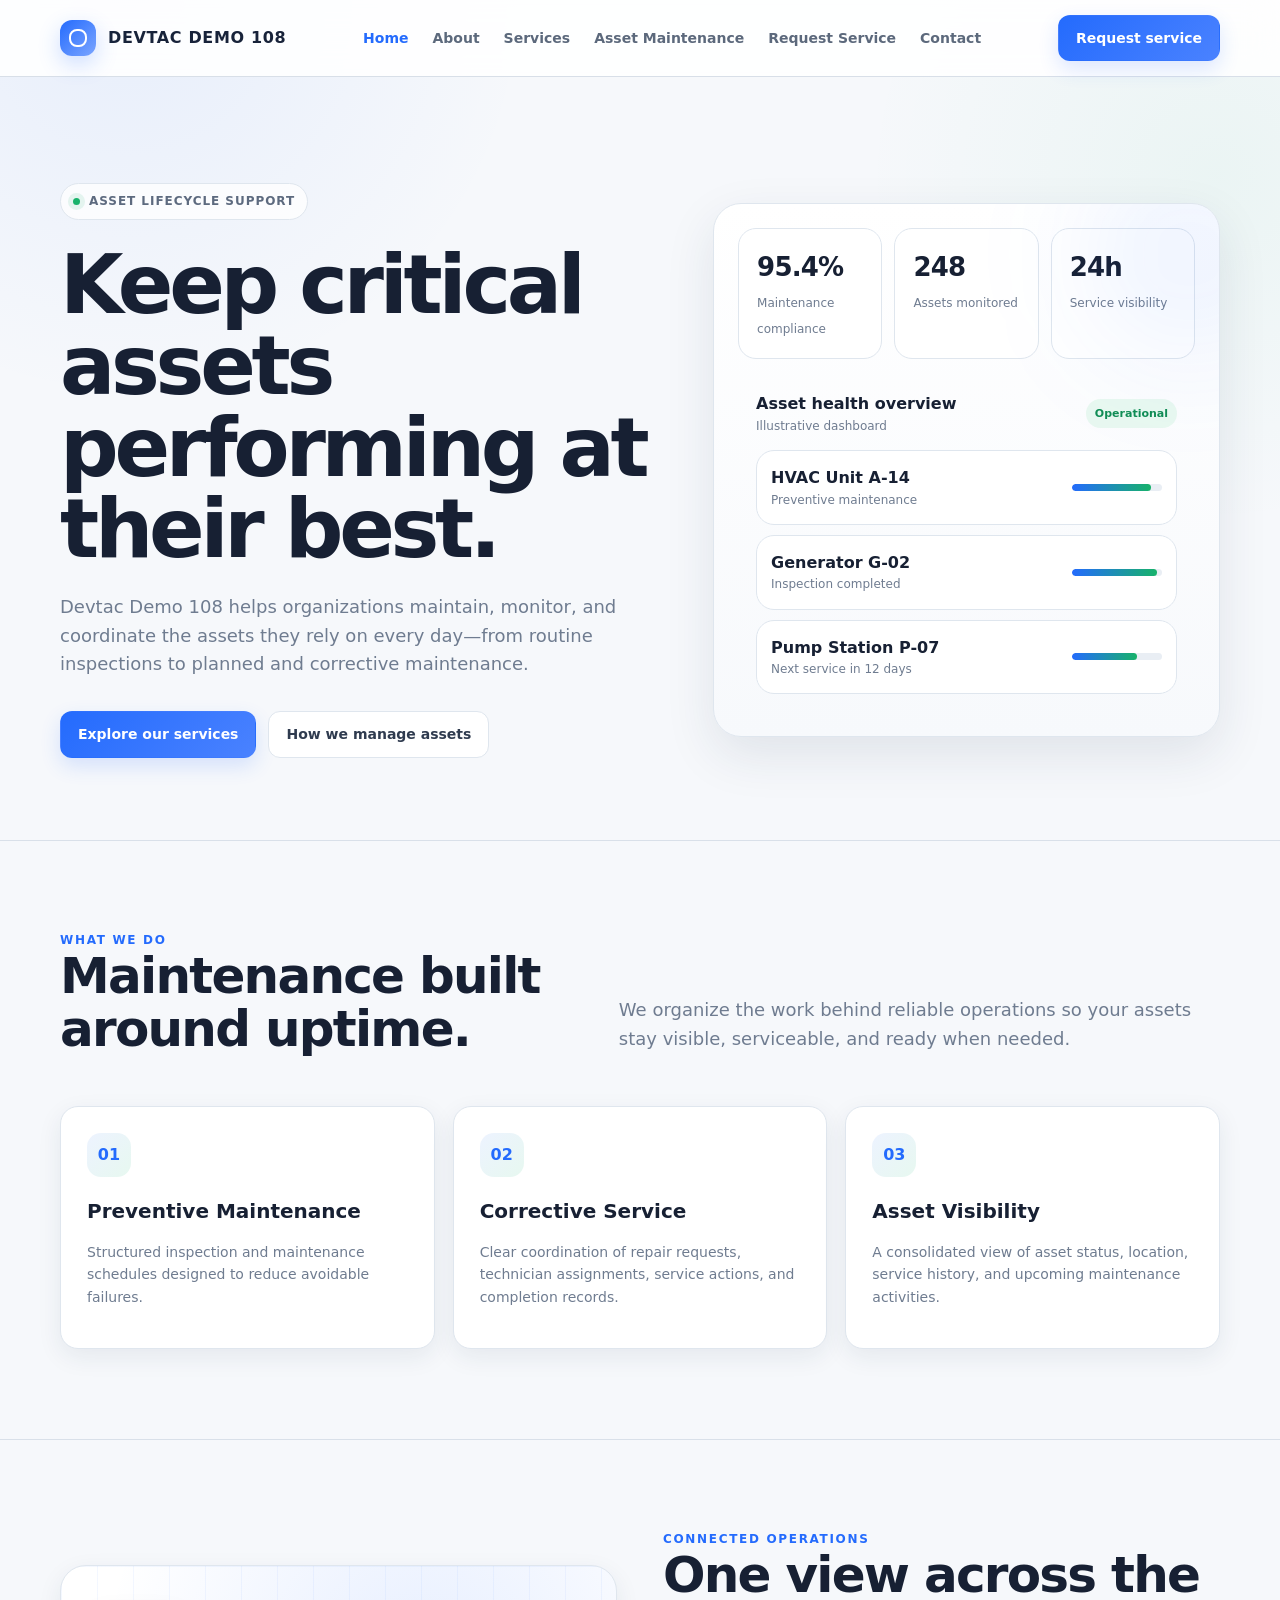
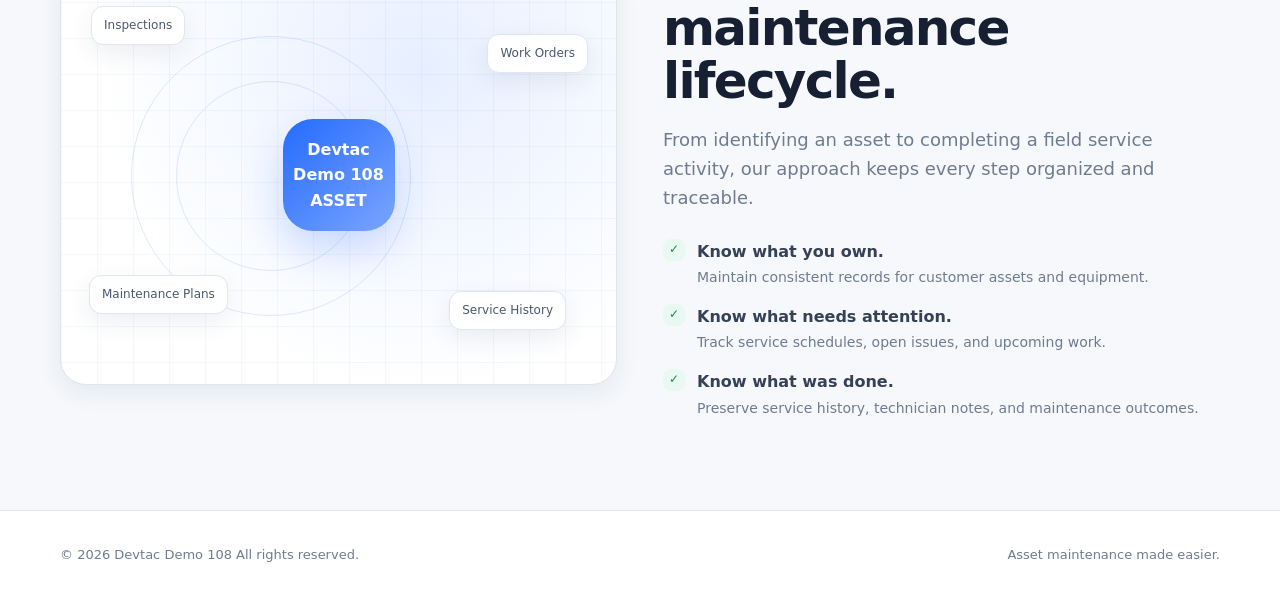
<file: index.html>
<!doctype html>
<html lang="en">
<head>
  <meta charset="utf-8">
  <meta name="viewport" content="width=device-width,initial-scale=1">
  <meta name="description" content="Devtac Demo 108 asset maintenance and lifecycle support solutions.">
  <title>Home | Devtac Demo 108</title>
  <link rel="stylesheet" href="styles.css">
</head>
<body>
<div class="nav-wrap">
  <div class="container nav">
    <a class="brand" href="index.html"><span class="brand-mark"></span>DEVTAC DEMO 108</a>
    <button class="mobile-toggle" aria-label="Toggle navigation">☰</button>
    <div class="nav-links">
      <a href="index.html" class="active">Home</a>
      <a href="about.html">About</a>
      <a href="services.html">Services</a>
      <a href="assets.html">Asset Maintenance</a>
      <a href="request.html">Request Service</a>
      <a href="contact.html">Contact</a>
    </div>
    <a class="nav-cta" href="request.html">Request service</a>
  </div>
</div>
<main>
<section class="hero">
  <div class="container hero-grid">
    <div>
      <div class="eyebrow"><span class="dot"></span> Asset lifecycle support</div>
      <h1>Keep critical assets performing at their best.</h1>
      <p>Devtac Demo 108 helps organizations maintain, monitor, and coordinate the assets they rely on every day—from routine inspections to planned and corrective maintenance.</p>
      <div class="hero-actions">
        <a class="btn btn-primary" href="services.html">Explore our services</a>
        <a class="btn btn-secondary" href="assets.html">How we manage assets</a>
      </div>
    </div>
    <div class="hero-card">
      <div class="dashboard">
        <div class="metric-row">
          <div class="metric"><strong>95.4%</strong><span>Maintenance compliance</span></div>
          <div class="metric"><strong>248</strong><span>Assets monitored</span></div>
          <div class="metric"><strong>24h</strong><span>Service visibility</span></div>
        </div>
        <div class="asset-panel">
          <div class="asset-head">
            <div><strong>Asset health overview</strong><div class="asset-meta">Illustrative dashboard</div></div>
            <span class="status">Operational</span>
          </div>
          <div class="asset-list">
            <div class="asset-item"><div><div class="asset-title">HVAC Unit A-14</div><div class="asset-meta">Preventive maintenance</div></div><div class="progress"><span style="width:88%"></span></div></div>
            <div class="asset-item"><div><div class="asset-title">Generator G-02</div><div class="asset-meta">Inspection completed</div></div><div class="progress"><span style="width:94%"></span></div></div>
            <div class="asset-item"><div><div class="asset-title">Pump Station P-07</div><div class="asset-meta">Next service in 12 days</div></div><div class="progress"><span style="width:72%"></span></div></div>
          </div>
        </div>
      </div>
    </div>
  </div>
</section>

<section class="section">
  <div class="container">
    <div class="section-head">
      <div><div class="kicker">What we do</div><h2>Maintenance built around uptime.</h2></div>
      <p class="section-lead">We organize the work behind reliable operations so your assets stay visible, serviceable, and ready when needed.</p>
    </div>
    <div class="cards">
      <div class="service-card"><div class="icon">01</div><h3>Preventive Maintenance</h3><p class="card-text">Structured inspection and maintenance schedules designed to reduce avoidable failures.</p></div>
      <div class="service-card"><div class="icon">02</div><h3>Corrective Service</h3><p class="card-text">Clear coordination of repair requests, technician assignments, service actions, and completion records.</p></div>
      <div class="service-card"><div class="icon">03</div><h3>Asset Visibility</h3><p class="card-text">A consolidated view of asset status, location, service history, and upcoming maintenance activities.</p></div>
    </div>
  </div>
</section>

<section class="section">
  <div class="container split">
    <div class="visual">
      <div class="orbit a"></div><div class="orbit b"></div>
      <div class="core">Devtac Demo 108<br>ASSET</div>
      <div class="node n1">Inspections</div><div class="node n2">Work Orders</div><div class="node n3">Service History</div><div class="node n4">Maintenance Plans</div>
    </div>
    <div>
      <div class="kicker">Connected operations</div>
      <h2>One view across the maintenance lifecycle.</h2>
      <p class="section-lead">From identifying an asset to completing a field service activity, our approach keeps every step organized and traceable.</p>
      <div class="list">
        <div class="list-item"><span class="check">✓</span><div><strong>Know what you own.</strong><br><span class="card-text">Maintain consistent records for customer assets and equipment.</span></div></div>
        <div class="list-item"><span class="check">✓</span><div><strong>Know what needs attention.</strong><br><span class="card-text">Track service schedules, open issues, and upcoming work.</span></div></div>
        <div class="list-item"><span class="check">✓</span><div><strong>Know what was done.</strong><br><span class="card-text">Preserve service history, technician notes, and maintenance outcomes.</span></div></div>
      </div>
    </div>
  </div>
</section>
</main>


<footer>
  <div class="container footer-row">
    <div>© 2026 Devtac Demo 108 All rights reserved.</div>
    <div>Asset maintenance made easier.</div>
  </div>
</footer>
<script src="script.js"></script>

</body>
</html>
</file>
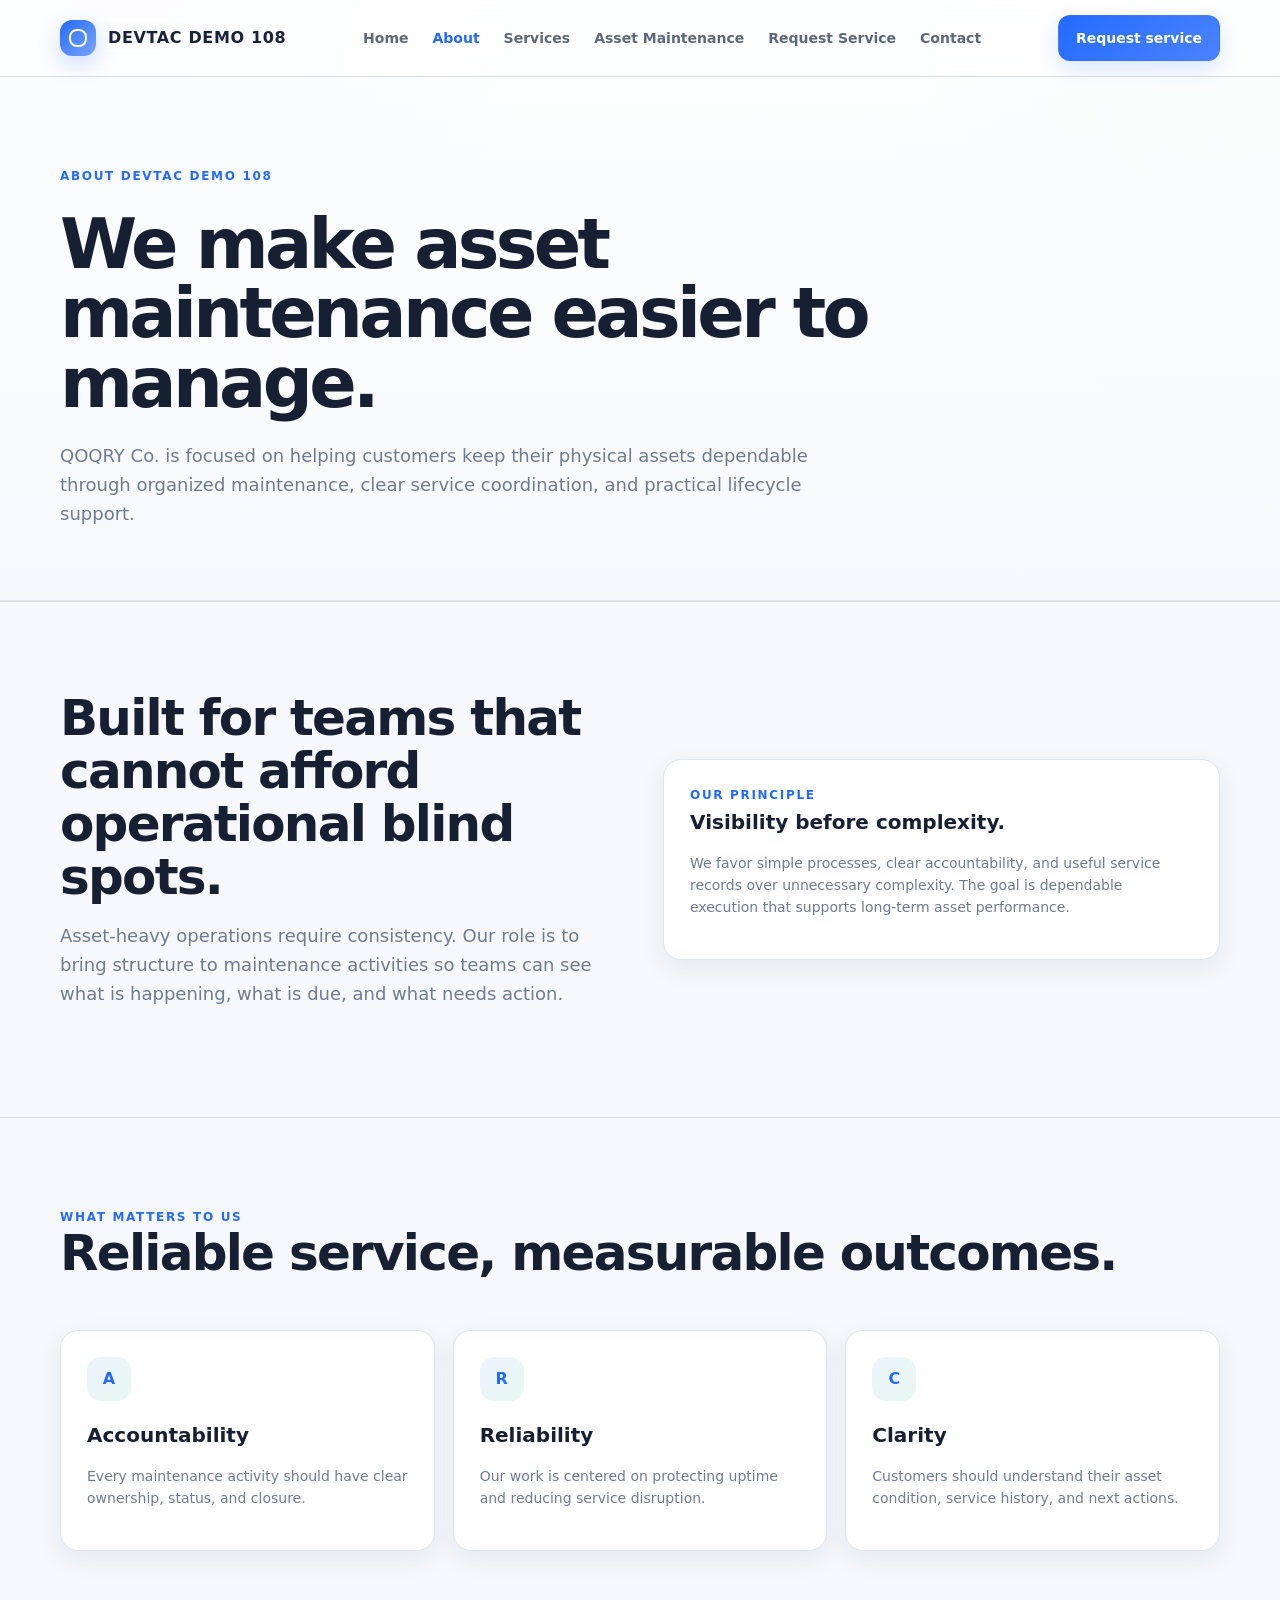
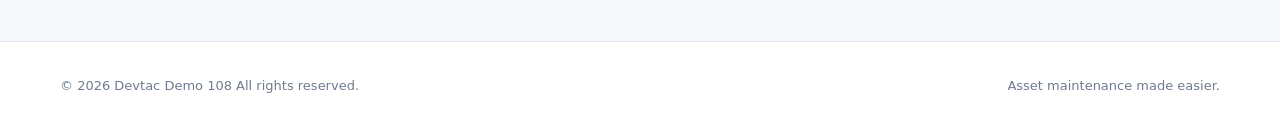
<file: about.html>
<!doctype html>
<html lang="en">
<head>
  <meta charset="utf-8">
  <meta name="viewport" content="width=device-width,initial-scale=1">
  <meta name="description" content="QOQRY Co. asset maintenance and lifecycle support solutions.">
  <title>About | Devtac Demo 108</title>
  <link rel="stylesheet" href="styles.css">
</head>
<body>

<section>
  <div class="nav-wrap">
    <div class="container nav">
      <a class="brand" href="index.html"><span class="brand-mark"></span>DEVTAC DEMO 108</a>
      <button class="mobile-toggle" aria-label="Toggle navigation">☰</button>
      <div class="nav-links">
        <a href="index.html" >Home</a>
        <a href="about.html" class="active">About</a>
        <a href="services.html">Services</a>
        <a href="assets.html">Asset Maintenance</a>
        <a href="request.html">Request Service</a>
        <a href="contact.html">Contact</a>
      </div>
      <a class="nav-cta" href="request.html">Request service</a>
    </div>
  </div>
</section>



<main>
<section class="page-hero"><div class="container"><div class="kicker">About Devtac Demo 108</div><h1>We make asset maintenance easier to manage.</h1><p>QOQRY Co. is focused on helping customers keep their physical assets dependable through organized maintenance, clear service coordination, and practical lifecycle support.</p></div></section>
<section class="section"><div class="container split">
  <div><h2>Built for teams that cannot afford operational blind spots.</h2><p class="section-lead">Asset-heavy operations require consistency. Our role is to bring structure to maintenance activities so teams can see what is happening, what is due, and what needs action.</p></div>
  <div class="info-card"><div class="kicker">Our principle</div><h3>Visibility before complexity.</h3><p class="card-text">We favor simple processes, clear accountability, and useful service records over unnecessary complexity. The goal is dependable execution that supports long-term asset performance.</p></div>
</div></section>
<section class="section"><div class="container"><div class="section-head"><div><div class="kicker">What matters to us</div><h2>Reliable service, measurable outcomes.</h2></div></div>
<div class="cards">
  <div class="info-card"><div class="icon">A</div><h3>Accountability</h3><p class="card-text">Every maintenance activity should have clear ownership, status, and closure.</p></div>
  <div class="info-card"><div class="icon">R</div><h3>Reliability</h3><p class="card-text">Our work is centered on protecting uptime and reducing service disruption.</p></div>
  <div class="info-card"><div class="icon">C</div><h3>Clarity</h3><p class="card-text">Customers should understand their asset condition, service history, and next actions.</p></div>
</div></div></section>
</main>


<footer>
  <div class="container footer-row">
    <div>© 2026 Devtac Demo 108 All rights reserved.</div>
    <div>Asset maintenance made easier.</div>
  </div>
</footer>
<script src="script.js"></script>

</body>
</html>
</file>
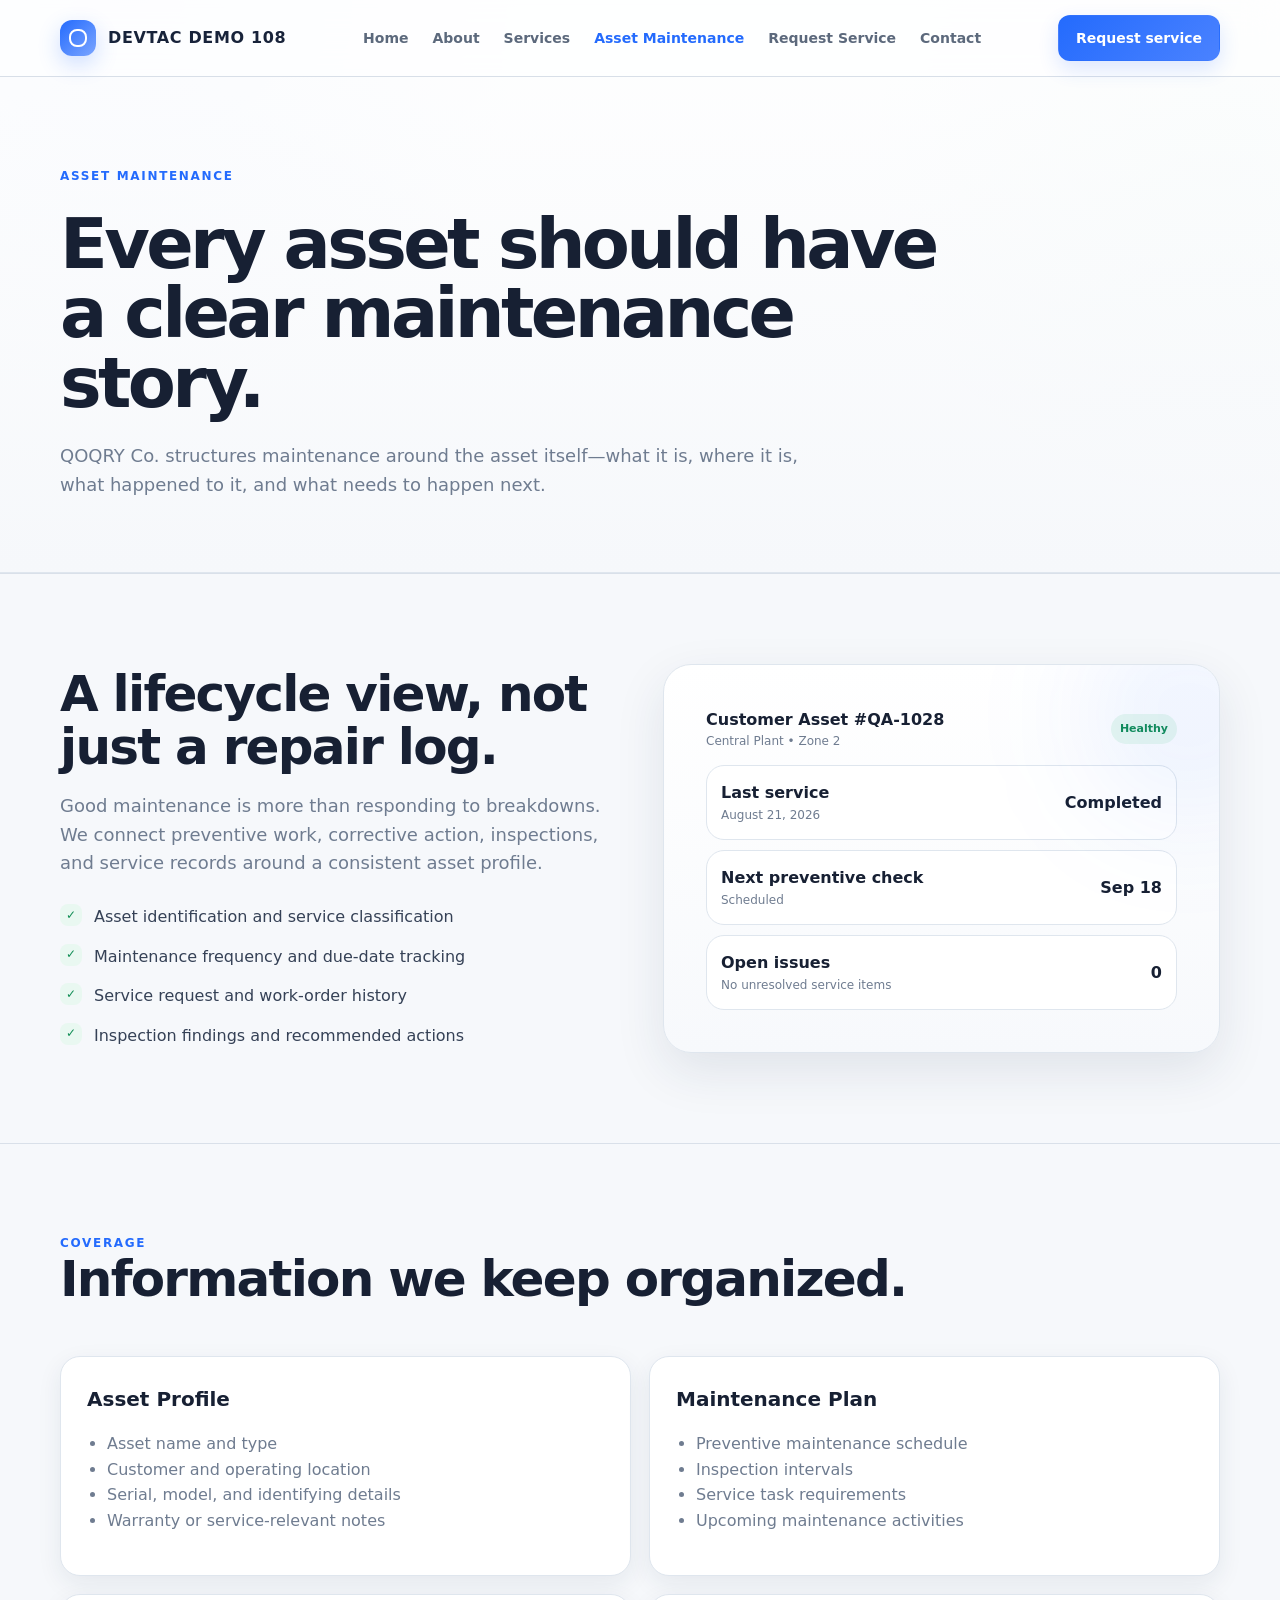
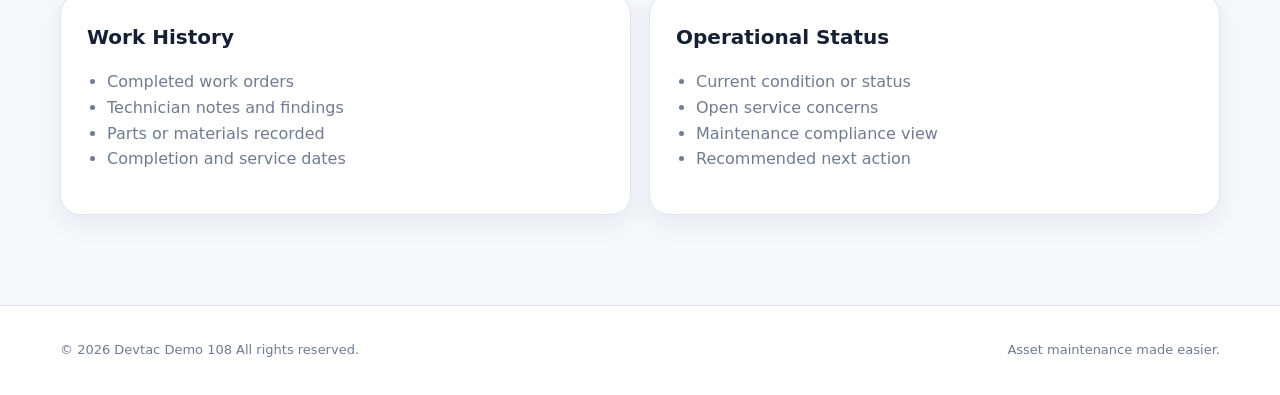
<file: assets.html>
<!doctype html>
<html lang="en">
<head>
  <meta charset="utf-8">
  <meta name="viewport" content="width=device-width,initial-scale=1">
  <meta name="description" content="QOQRY Co. asset maintenance and lifecycle support solutions.">
  <title>Asset Maintenance | Devtac Demo 108</title>
  <link rel="stylesheet" href="styles.css">
</head>
<body>

<section>
  <div class="nav-wrap">
    <div class="container nav">
      <a class="brand" href="index.html"><span class="brand-mark"></span>DEVTAC DEMO 108</a>
      <button class="mobile-toggle" aria-label="Toggle navigation">☰</button>
      <div class="nav-links">
        <a href="index.html" >Home</a>
        <a href="about.html">About</a>
        <a href="services.html" >Services</a>
        <a href="assets.html"  class="active">Asset Maintenance</a>
        <a href="request.html">Request Service</a>
        <a href="contact.html">Contact</a>
      </div>
      <a class="nav-cta" href="request.html">Request service</a>
    </div>
  </div>
</section>



<main>
<section class="page-hero"><div class="container"><div class="kicker">Asset Maintenance</div><h1>Every asset should have a clear maintenance story.</h1><p>QOQRY Co. structures maintenance around the asset itself—what it is, where it is, what happened to it, and what needs to happen next.</p></div></section>
<section class="section"><div class="container split">
  <div><h2>A lifecycle view, not just a repair log.</h2><p class="section-lead">Good maintenance is more than responding to breakdowns. We connect preventive work, corrective action, inspections, and service records around a consistent asset profile.</p>
  <div class="list">
    <div class="list-item"><span class="check">✓</span><div>Asset identification and service classification</div></div>
    <div class="list-item"><span class="check">✓</span><div>Maintenance frequency and due-date tracking</div></div>
    <div class="list-item"><span class="check">✓</span><div>Service request and work-order history</div></div>
    <div class="list-item"><span class="check">✓</span><div>Inspection findings and recommended actions</div></div>
  </div></div>
  <div class="hero-card"><div class="asset-panel"><div class="asset-head"><div><strong>Customer Asset #QA-1028</strong><div class="asset-meta">Central Plant • Zone 2</div></div><span class="status">Healthy</span></div>
  <div class="asset-list">
    <div class="asset-item"><div><div class="asset-title">Last service</div><div class="asset-meta">August 21, 2026</div></div><strong>Completed</strong></div>
    <div class="asset-item"><div><div class="asset-title">Next preventive check</div><div class="asset-meta">Scheduled</div></div><strong>Sep 18</strong></div>
    <div class="asset-item"><div><div class="asset-title">Open issues</div><div class="asset-meta">No unresolved service items</div></div><strong>0</strong></div>
  </div></div></div>
</div></section>
<section class="section"><div class="container"><div class="section-head"><div><div class="kicker">Coverage</div><h2>Information we keep organized.</h2></div></div>
<div class="asset-grid">
  <div class="asset-scope"><h3>Asset Profile</h3><ul><li>Asset name and type</li><li>Customer and operating location</li><li>Serial, model, and identifying details</li><li>Warranty or service-relevant notes</li></ul></div>
  <div class="asset-scope"><h3>Maintenance Plan</h3><ul><li>Preventive maintenance schedule</li><li>Inspection intervals</li><li>Service task requirements</li><li>Upcoming maintenance activities</li></ul></div>
  <div class="asset-scope"><h3>Work History</h3><ul><li>Completed work orders</li><li>Technician notes and findings</li><li>Parts or materials recorded</li><li>Completion and service dates</li></ul></div>
  <div class="asset-scope"><h3>Operational Status</h3><ul><li>Current condition or status</li><li>Open service concerns</li><li>Maintenance compliance view</li><li>Recommended next action</li></ul></div>
</div></div></section>
</main>


<footer>
  <div class="container footer-row">
    <div>© 2026 Devtac Demo 108 All rights reserved.</div>
    <div>Asset maintenance made easier.</div>
  </div>
</footer>
<script src="script.js"></script>

</body>
</html>
</file>
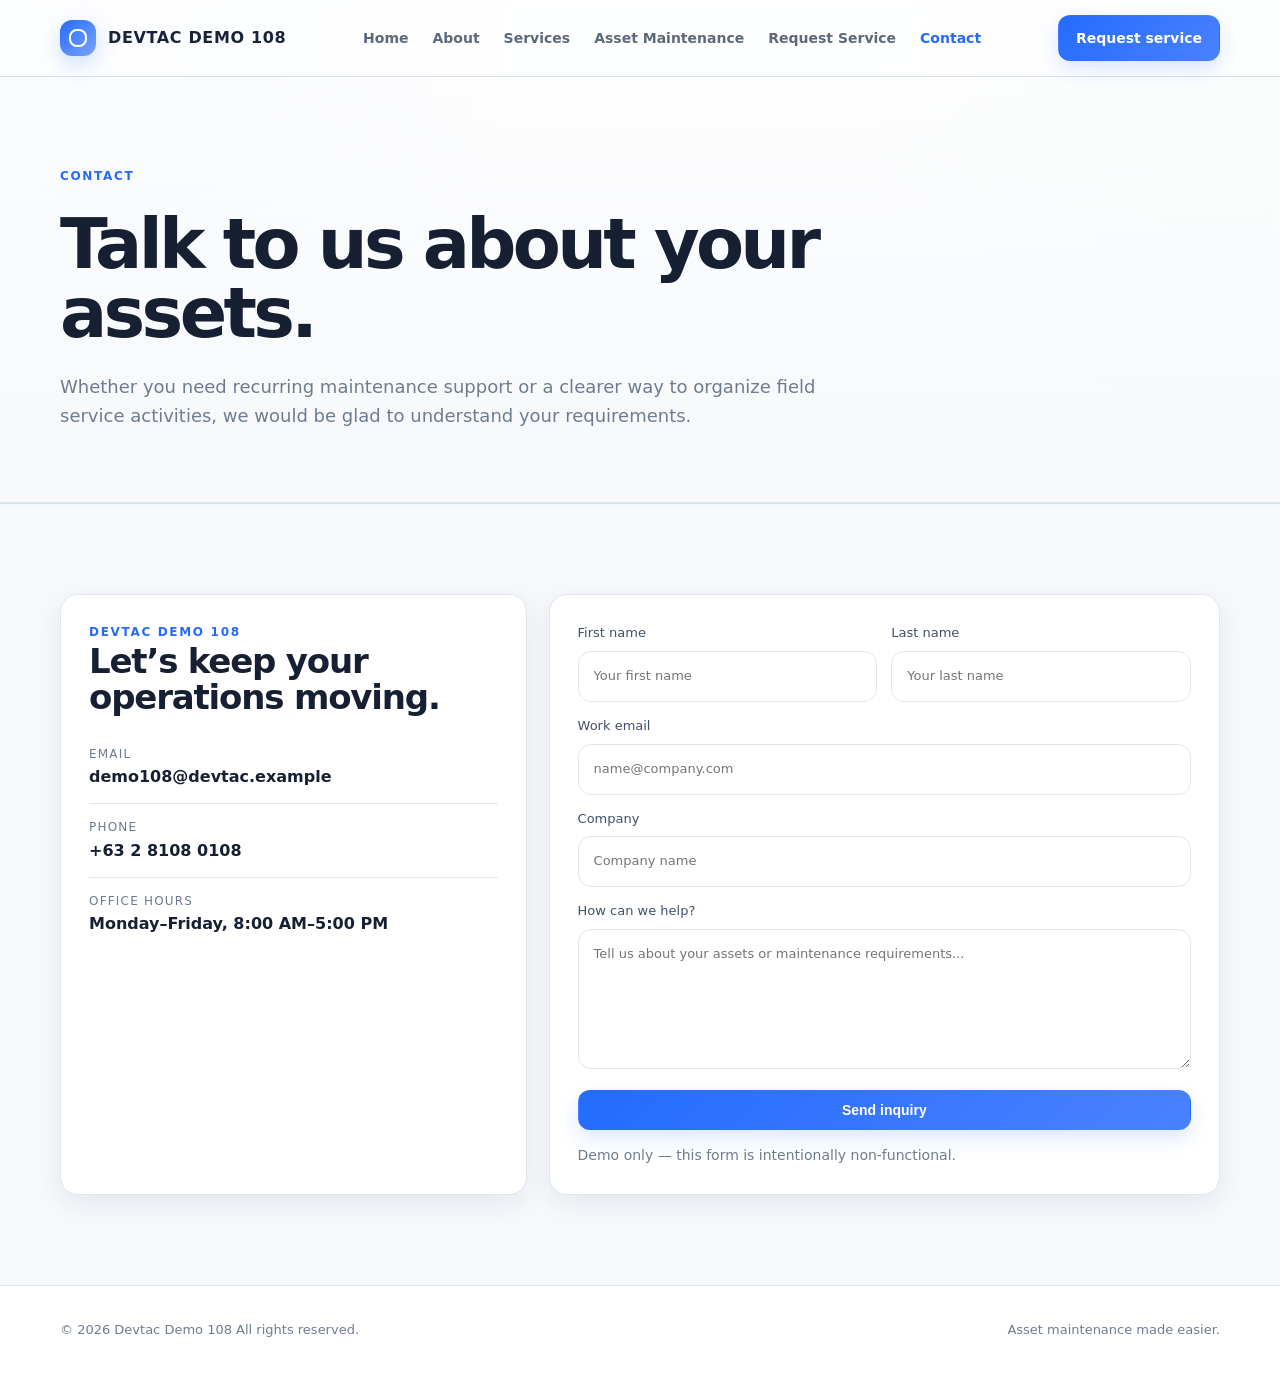
<file: contact.html>
<!doctype html>
<html lang="en">
<head>
  <meta charset="utf-8">
  <meta name="viewport" content="width=device-width,initial-scale=1">
  <meta name="description" content="Devtac Demo 108 asset maintenance and lifecycle support solutions.">
  <title>Contact | Devtac Demo 108</title>
  <link rel="stylesheet" href="styles.css">
</head>
<body>

<div class="nav-wrap">
  <div class="container nav">
    <a class="brand" href="index.html"><span class="brand-mark"></span>DEVTAC DEMO 108</a>
    <button class="mobile-toggle" aria-label="Toggle navigation">☰</button>
    <div class="nav-links">
      <a href="index.html">Home</a>
      <a href="about.html">About</a>
      <a href="services.html">Services</a>
      <a href="assets.html">Asset Maintenance</a>
      <a href="request.html">Request Service</a>
      <a href="contact.html" class="active">Contact</a>
    </div>
    <a class="nav-cta" href="request.html">Request service</a>
  </div>
</div>


<main>
<section class="page-hero"><div class="container"><div class="kicker">Contact</div><h1>Talk to us about your assets.</h1><p>Whether you need recurring maintenance support or a clearer way to organize field service activities, we would be glad to understand your requirements.</p></div></section>
<section class="section"><div class="container contact-grid">
  <div class="contact-card">
    <div class="kicker">Devtac Demo 108</div><h2 style="font-size:34px">Let’s keep your operations moving.</h2>
    <div class="contact-item"><div class="contact-label">Email</div><strong>demo108@devtac.example</strong></div>
    <div class="contact-item"><div class="contact-label">Phone</div><strong>+63 2 8108 0108</strong></div>
    <div class="contact-item"><div class="contact-label">Office Hours</div><strong>Monday–Friday, 8:00 AM–5:00 PM</strong></div>
  </div>
  <div class="contact-card">
    <form onsubmit="return false;">
      <div class="form-grid">
        <label>First name<input type="text" placeholder="Your first name"></label>
        <label>Last name<input type="text" placeholder="Your last name"></label>
      </div>
      <label>Work email<input type="email" placeholder="name@company.com"></label>
      <label>Company<input type="text" placeholder="Company name"></label>
      <label>How can we help?<textarea placeholder="Tell us about your assets or maintenance requirements..."></textarea></label>
      <button class="btn btn-primary" type="submit">Send inquiry</button>
      <div class="card-text">Demo only — this form is intentionally non-functional.</div>
    </form>
  </div>
</div></section>
</main>


<footer>
  <div class="container footer-row">
    <div>© 2026 Devtac Demo 108 All rights reserved.</div>
    <div>Asset maintenance made easier.</div>
  </div>
</footer>
<script src="script.js"></script>

</body>
</html>
</file>
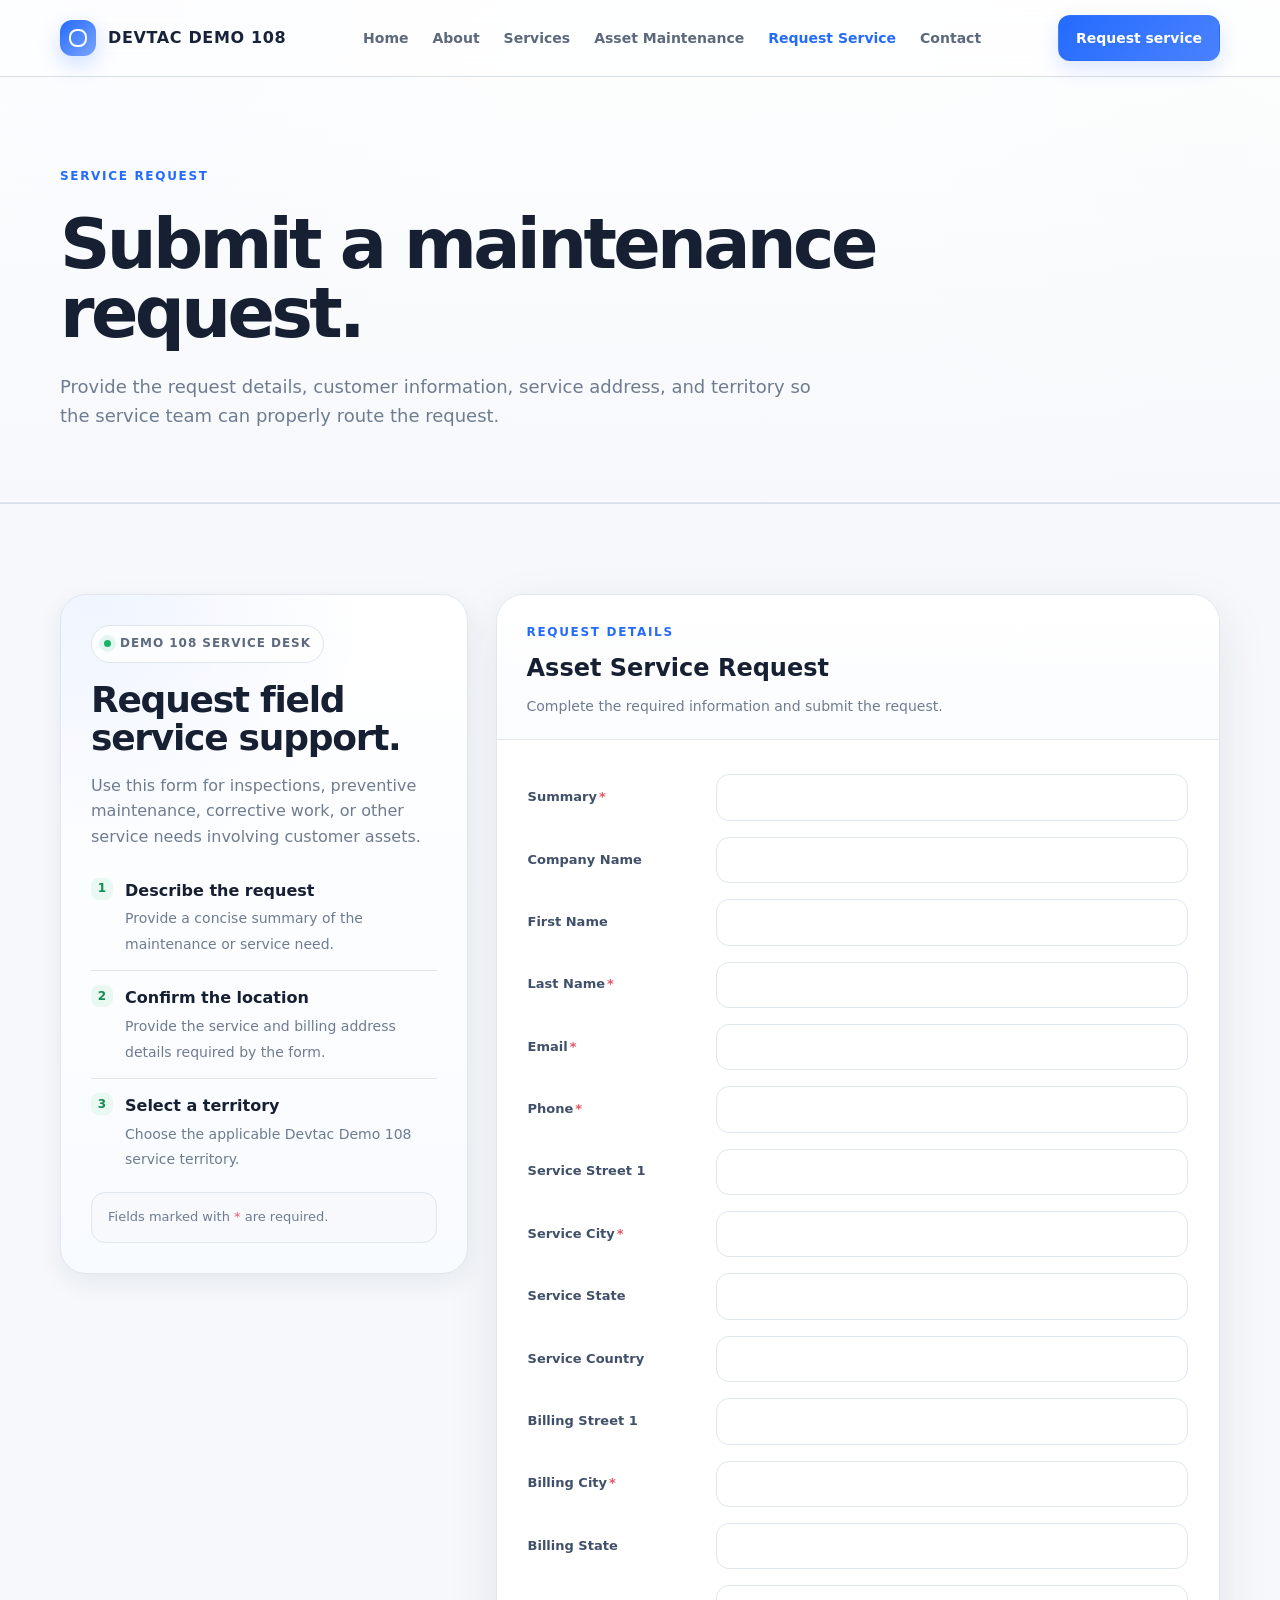
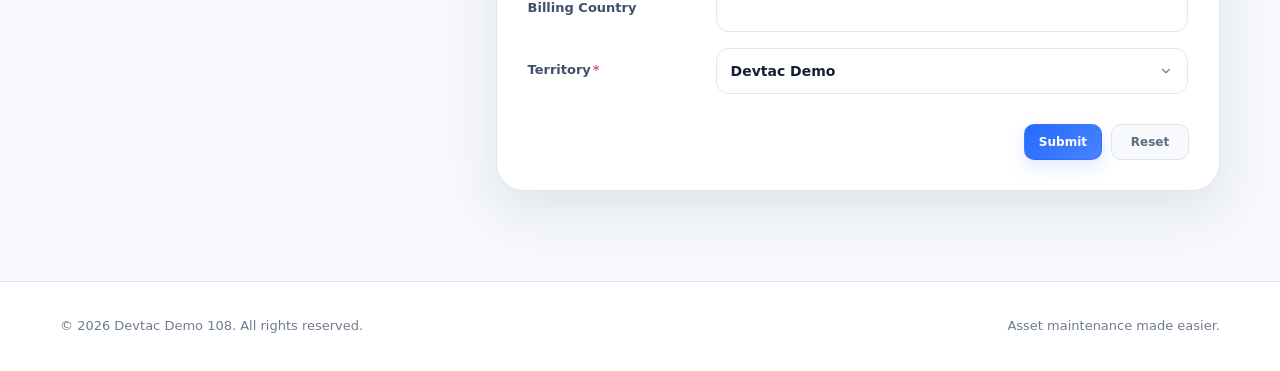
<file: request.html>
<!doctype html>
<html lang="en">
<head>
  <meta charset="utf-8">
  <meta name="viewport" content="width=device-width,initial-scale=1">
  <meta name="description" content="Submit an asset service request to Devtac Demo 108.">
  <title>Request Service | Devtac Demo 108</title>
  <link rel="stylesheet" href="styles.css">
</head>
<body>

<div class="nav-wrap">
  <div class="container nav">
    <a class="brand" href="index.html"><span class="brand-mark"></span>DEVTAC DEMO 108</a>
    <button class="mobile-toggle" aria-label="Toggle navigation">☰</button>
    <div class="nav-links">
      <a href="index.html">Home</a>
      <a href="about.html">About</a>
      <a href="services.html">Services</a>
      <a href="assets.html">Asset Maintenance</a>
      <a href="request.html" class="active">Request Service</a>
      <a href="contact.html">Contact</a>
    </div>
    <a class="nav-cta" href="request.html">Request service</a>
  </div>
</div>


<main>
<section class="page-hero">
  <div class="container">
    <div class="kicker">Service Request</div>
    <h1>Submit a maintenance request.</h1>
    <p>Provide the request details, customer information, service address, and territory so the service team can properly route the request.</p>
  </div>
</section>

<section class="section">
  <div class="container request-shell">
    <aside class="request-aside">
      <div class="eyebrow"><span class="dot"></span> Demo 108 service desk</div>
      <h2>Request field service support.</h2>
      <p class="section-lead" style="font-size:16px;">Use this form for inspections, preventive maintenance, corrective work, or other service needs involving customer assets.</p>

      <div class="request-notes">
        <div class="request-note"><span class="check">1</span><div><strong>Describe the request</strong><span class="card-text">Provide a concise summary of the maintenance or service need.</span></div></div>
        <div class="request-note"><span class="check">2</span><div><strong>Confirm the location</strong><span class="card-text">Provide the service and billing address details required by the form.</span></div></div>
        <div class="request-note"><span class="check">3</span><div><strong>Select a territory</strong><span class="card-text">Choose the applicable Devtac Demo 108 service territory.</span></div></div>
      </div>

      <div class="request-context">
        Fields marked with <span class="request-required">*</span> are required.
      </div>
    </aside>

    <section class="request-form-card">
      <div class="request-form-head">
        <div class="kicker">Request details</div>
        <h3>Asset Service Request</h3>
        <p>Complete the required information and submit the request.</p>
      </div>

      <!-- Embedded Zoho FSM webform -->
      <div id='fsmWebForm' class='fsm-webform-body'>
 <meta name='viewport' content='width=device-width, initial-scale=1.0'>
 <META HTTP-EQUIV ='content-type' CONTENT='text/html;charset=UTF-8'>
 <form name='FsmRequestForm' id = 'FsmRequestForm' accept-charset='UTF-8' enctype="multipart/form-data">
 <table><tr>
<td><div class='fsm_wf_lbl'><label for='Summary'>Summary<span style='color:red;'>*</span></label></div></td>
<td><div class='fsm_wf_inp'><input type='text' id = 'Summary' name = 'Summary' required= true ></input></div></td>
</tr> 
<tr>
<td><div class='fsm_wf_lbl'><label for='Company_Name'>Company Name</label></div></td>
<td><div class='fsm_wf_inp'><input type='text' id = 'Company_Name' name = 'Company_Name' ></input></div></td>
</tr> 
<tr>
<td><div class='fsm_wf_lbl'><label for='Contact_Firstname'>First Name</label></div></td>
<td><div class='fsm_wf_inp'><input type='text' id = 'Contact_Firstname' name = 'Contact_Firstname' ></input></div></td>
</tr> 
<tr>
<td><div class='fsm_wf_lbl'><label for='Contact_Lastname'>Last Name<span style='color:red;'>*</span></label></div></td>
<td><div class='fsm_wf_inp'><input type='text' id = 'Contact_Lastname' name = 'Contact_Lastname' required= true ></input></div></td>
</tr> 
<tr>
<td><div class='fsm_wf_lbl'><label for='Email'>Email<span style='color:red;'>*</span></label></div></td>
<td><div class='fsm_wf_inp'><input type='text' id = 'Email' name = 'Email' required= true ftype='email'></input></div></td>
</tr> 
<tr>
<td><div class='fsm_wf_lbl'><label for='Phone'>Phone<span style='color:red;'>*</span></label></div></td>
<td><div class='fsm_wf_inp'><input type='text' id = 'Phone' name = 'Phone' required= true ></input></div></td>
</tr> 
<tr>
<td><div class='fsm_wf_lbl'><label for='Service_Street_1'>Service Street 1</label></div></td>
<td><div class='fsm_wf_inp'><input type='text' id = 'Service_Street_1' name = 'Service_Street_1' ></input></div></td>
</tr> 
<tr>
<td><div class='fsm_wf_lbl'><label for='Service_City'>Service City<span style='color:red;'>*</span></label></div></td>
<td><div class='fsm_wf_inp'><input type='text' id = 'Service_City' name = 'Service_City' required= true ></input></div></td>
</tr> 
<tr>
<td><div class='fsm_wf_lbl'><label for='Service_State'>Service State</label></div></td>
<td><div class='fsm_wf_inp'><input type='text' id = 'Service_State' name = 'Service_State' ></input></div></td>
</tr> 
<tr>
<td><div class='fsm_wf_lbl'><label for='Service_Country'>Service Country</label></div></td>
<td><div class='fsm_wf_inp'><input type='text' id = 'Service_Country' name = 'Service_Country' ></input></div></td>
</tr> 
<tr>
<td><div class='fsm_wf_lbl'><label for='Billing_Street_1'>Billing Street 1</label></div></td>
<td><div class='fsm_wf_inp'><input type='text' id = 'Billing_Street_1' name = 'Billing_Street_1' ></input></div></td>
</tr> 
<tr>
<td><div class='fsm_wf_lbl'><label for='Billing_City'>Billing City<span style='color:red;'>*</span></label></div></td>
<td><div class='fsm_wf_inp'><input type='text' id = 'Billing_City' name = 'Billing_City' required= true ></input></div></td>
</tr> 
<tr>
<td><div class='fsm_wf_lbl'><label for='Billing_State'>Billing State</label></div></td>
<td><div class='fsm_wf_inp'><input type='text' id = 'Billing_State' name = 'Billing_State' ></input></div></td>
</tr> 
<tr>
<td><div class='fsm_wf_lbl'><label for='Billing_Country'>Billing Country</label></div></td>
<td><div class='fsm_wf_inp'><input type='text' id = 'Billing_Country' name = 'Billing_Country' ></input></div></td>
</tr> 
<tr>
<td><div class='fsm_wf_lbl'><label for='Territory'>Territory<span style='color:red;'>*</span></label></div></td>
<td><div class='fsm_wf_inp'><select id = Territory name= Territory style='font-size:12'>
<option value='26219000000337025'>Devtac Demo</option>
<option value='26219000000399062'>ADT 101</option>
<option value='26219000000430358'>Leyte Territory</option>
<option value='26219000000437240'>Metro Manila</option>
<option value='26219000000606024'>South Luzon</option>
</select>
</table>
<input style='display:none' type='text' id = 'fsmUniqueKey' value='' name = 'fsmUniqueKey'></input><div class = 'fsm_wf_btns'>
 <input class = 'fsm_wf_btn' type = 'submit' text = 'Submit' name = 'Submit' value = 'Submit' style = 'background-color:#089949; color:#FFFFFF'> </input>
 <input class = 'fsm_wf_btn' type = 'button' text = 'Reset' name = 'Reset' value = 'Reset' style = 'background-color:#f9fafa; color:#55617A' onclick='onResetFsmWebform()'> </input>
 </div>
 </form>
 </div>
    </section>
  </div>
</section>
</main>

<footer>
  <div class="container footer-row">
    <div>© 2026 Devtac Demo 108. All rights reserved.</div>
    <div>Asset maintenance made easier.</div>
  </div>
</footer>
<script src="script.js"></script>

<Script>
document.getElementById("fsmWebForm").addEventListener("submit", function(event) {
    event.preventDefault(); // Prevent the default form submission
    const formData = new FormData(event.target);
    var form = document.getElementById('FsmRequestForm');
    var inputEles = form.getElementsByTagName("input");
    for(let i=0;i<inputEles.length;i++){
        var ele = inputEles[i];
        if(ele.required && ele.value.trim() == '' && ele.labels[0]){
            alert('Enter a valid '+ele.labels[0].textContent.slice(0, -1));
            return;
        }
    }
    var selectEles = form.getElementsByTagName("select");
    for(let i=0;i<selectEles.length;i++){
        var ele = selectEles[i];
		   if(ele.value == '-None-'){
            if(ele.required && ele.labels[0]){
                 alert('Enter a valid '+ele.labels[0].textContent.slice(0, -1));
                 return;
            }
            else{
                formData.set(ele.id,'')
            }
         }
    }
    var multiSelectEles = form.querySelectorAll("select[multiple]");
    for(let i=0;i<multiSelectEles.length;i++){
    	 var ele = selectEles[i];
    	 var value = Array.from(ele.selectedOptions).map(option => option.value).join(";");
    	 formData.delete(ele.name);
    	 formData.set(ele.name,value);
    }
    var emailFld = form.querySelectorAll('[ftype=email]');
    for (let i = 0; i < emailFld.length; i++)
    {
        var emailVal = emailFld[i].value;
        if((emailVal=='')||(emailVal==null)){
           continue;
        }
        const emailRegex = /^[^\s@]+@[^\s@]+\.[^\s@]+$/;
        if(!emailRegex.test(emailVal)){
           alert('Enter a valid mail Address');
           return false;
        }
    }
	   formData.set('timeZoneOffset',new Date().getTimezoneOffset());
	   if(window && window.location && window.location.href){
      formData.set('locationUrl',window.location.href);
    }
	   form.getElementsByClassName("fsm_wf_btn").Submit.disabled=true; 
    fetch('https://fsm.zoho.com/fsm/v1/webforms/submit?fsmdigest=zkms115172000000027323eb952ede1465ff4fc793242fc307192c5c9d04950e6a8d31b1eb033e5dd6ba5c491feafcb4b61a20546b245b85e8ebfab6618b33825e24d8e3c8cdab82edadc1c5d665', {
        method: 'POST',
        body: formData
    })
    .then(async function(response){
		   form.getElementsByClassName("fsm_wf_btn").Submit.disabled=false;
           let responseObj = JSON.parse(await response.text());
           if(responseObj.status=="success"){
               alert("form submitted successfully")
               onResetFsmWebform();           
            }
           else{
          	 alert(responseObj.message || "Unable to submit form");
           }
     })
     .catch(err =>{
    	   form.getElementsByClassName("fsm_wf_btn").Submit.disabled=false;
    	   alert("Unable to submit form");
     });
});
function onResetFsmWebform(){
	 let fsmform = document.getElementById('FsmRequestForm');
	 fsmform.reset();
            window.location.href = '*';
}
</Script>

</body>
</html>
</file>
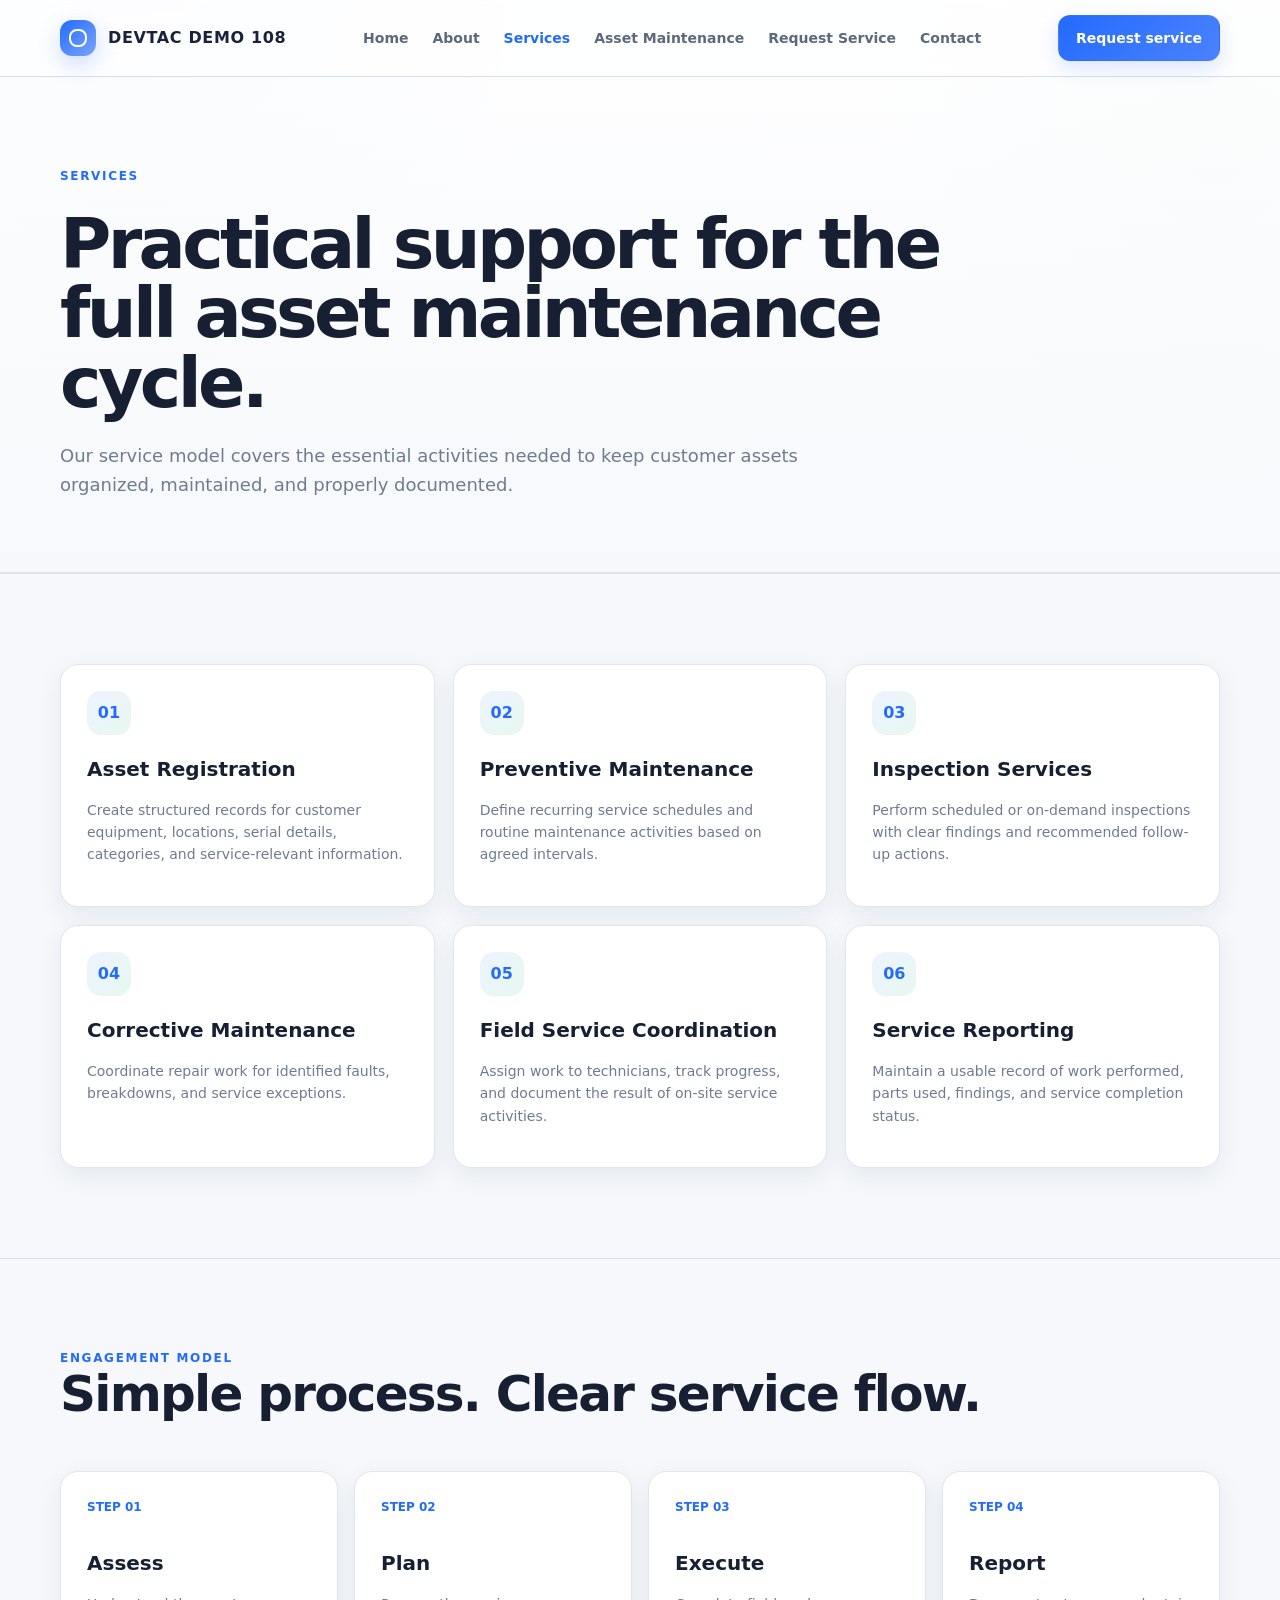
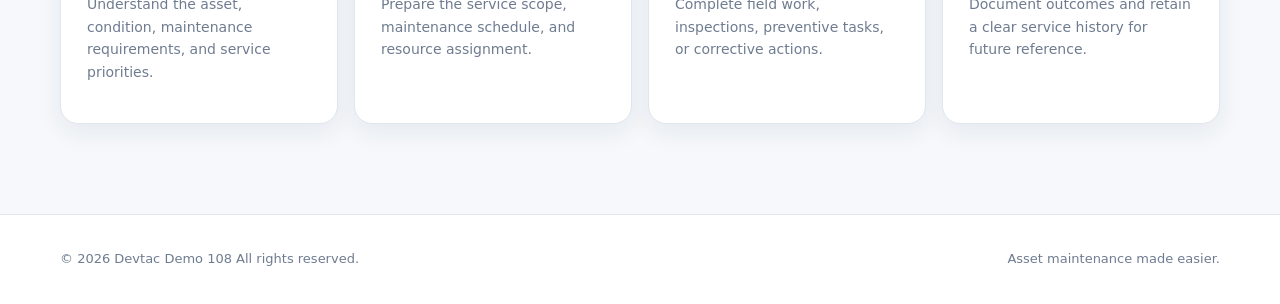
<file: services.html>
<!doctype html>
<html lang="en">
<head>
  <meta charset="utf-8">
  <meta name="viewport" content="width=device-width,initial-scale=1">
  <meta name="description" content="QOQRY Co. asset maintenance and lifecycle support solutions.">
  <title>Services | Devtac Demo 108</title>
  <link rel="stylesheet" href="styles.css">
</head>
<body>
<section>
  <div class="nav-wrap">
    <div class="container nav">
      <a class="brand" href="index.html"><span class="brand-mark"></span>DEVTAC DEMO 108</a>
      <button class="mobile-toggle" aria-label="Toggle navigation">☰</button>
      <div class="nav-links">
        <a href="index.html" >Home</a>
        <a href="about.html">About</a>
        <a href="services.html"  class="active">Services</a>
        <a href="assets.html">Asset Maintenance</a>
        <a href="request.html">Request Service</a>
        <a href="contact.html">Contact</a>
      </div>
      <a class="nav-cta" href="request.html">Request service</a>
    </div>
  </div>
</section>

<main>
<section class="page-hero"><div class="container"><div class="kicker">Services</div><h1>Practical support for the full asset maintenance cycle.</h1><p>Our service model covers the essential activities needed to keep customer assets organized, maintained, and properly documented.</p></div></section>
<section class="section"><div class="container"><div class="cards">
  <div class="service-card"><div class="icon">01</div><h3>Asset Registration</h3><p class="card-text">Create structured records for customer equipment, locations, serial details, categories, and service-relevant information.</p></div>
  <div class="service-card"><div class="icon">02</div><h3>Preventive Maintenance</h3><p class="card-text">Define recurring service schedules and routine maintenance activities based on agreed intervals.</p></div>
  <div class="service-card"><div class="icon">03</div><h3>Inspection Services</h3><p class="card-text">Perform scheduled or on-demand inspections with clear findings and recommended follow-up actions.</p></div>
  <div class="service-card"><div class="icon">04</div><h3>Corrective Maintenance</h3><p class="card-text">Coordinate repair work for identified faults, breakdowns, and service exceptions.</p></div>
  <div class="service-card"><div class="icon">05</div><h3>Field Service Coordination</h3><p class="card-text">Assign work to technicians, track progress, and document the result of on-site service activities.</p></div>
  <div class="service-card"><div class="icon">06</div><h3>Service Reporting</h3><p class="card-text">Maintain a usable record of work performed, parts used, findings, and service completion status.</p></div>
</div></div></section>
<section class="section"><div class="container"><div class="section-head"><div><div class="kicker">Engagement model</div><h2>Simple process. Clear service flow.</h2></div></div>
<div class="timeline">
  <div class="timeline-card"><div class="num">STEP 01</div><h3>Assess</h3><p class="card-text">Understand the asset, condition, maintenance requirements, and service priorities.</p></div>
  <div class="timeline-card"><div class="num">STEP 02</div><h3>Plan</h3><p class="card-text">Prepare the service scope, maintenance schedule, and resource assignment.</p></div>
  <div class="timeline-card"><div class="num">STEP 03</div><h3>Execute</h3><p class="card-text">Complete field work, inspections, preventive tasks, or corrective actions.</p></div>
  <div class="timeline-card"><div class="num">STEP 04</div><h3>Report</h3><p class="card-text">Document outcomes and retain a clear service history for future reference.</p></div>
</div></div></section>
</main>


<footer>
  <div class="container footer-row">
    <div>© 2026 Devtac Demo 108 All rights reserved.</div>
    <div>Asset maintenance made easier.</div>
  </div>
</footer>
<script src="script.js"></script>

</body>
</html>
</file>
<file: styles.css>
:root {
  --bg: #f6f8fb;
  --surface: #ffffff;
  --surface-soft: #f1f5f9;
  --panel: #ffffff;
  --text: #172033;
  --muted: #6f7c90;
  --line: #dfe6ee;
  --line-strong: #cfd8e3;
  --primary: #246bfd;
  --primary-dark: #1557d8;
  --accent: #17b26a;
  --accent-soft: #e8f8f0;
  --shadow: 0 18px 50px rgba(25, 45, 80, .10);
  --shadow-soft: 0 8px 24px rgba(25, 45, 80, .08);
}

* {
  box-sizing: border-box
}

html {
  scroll-behavior: smooth
}

body {
  margin: 0;
  font-family: Inter, ui-sans-serif, system-ui, -apple-system, BlinkMacSystemFont, "Segoe UI", sans-serif;
  background:
    radial-gradient(circle at 10% 0%, rgba(36, 107, 253, .07), transparent 25rem),
    radial-gradient(circle at 95% 8%, rgba(23, 178, 106, .05), transparent 22rem),
    var(--bg);
  color: var(--text);
  line-height: 1.6;
}

a {
  color: inherit;
  text-decoration: none
}

img {
  max-width: 100%;
  display: block
}

.container {
  width: min(1160px, calc(100% - 40px));
  margin: 0 auto
}

.nav-wrap {
  position: sticky;
  top: 0;
  z-index: 30;
  background: rgba(255, 255, 255, .88);
  backdrop-filter: blur(16px);
  border-bottom: 1px solid rgba(207, 216, 227, .8);
}

.nav {
  min-height: 76px;
  display: flex;
  align-items: center;
  justify-content: space-between;
  gap: 24px;
}

.brand {
  display: flex;
  align-items: center;
  gap: 12px;
  font-weight: 850;
  letter-spacing: .04em;
  color: #18233a;
}

.brand-mark {
  width: 36px;
  height: 36px;
  border-radius: 12px;
  background: linear-gradient(135deg, var(--primary), #7ba5ff);
  box-shadow: 0 8px 22px rgba(36, 107, 253, .22);
  position: relative;
}

.brand-mark:after {
  content: "";
  position: absolute;
  inset: 9px;
  border: 2px solid #fff;
  border-radius: 8px;
}

.nav-links {
  display: flex;
  align-items: center;
  gap: 24px;
  color: #5c697c;
  font-size: 14px;
  font-weight: 600;
}

.nav-links a:hover,
.nav-links a.active {
  color: var(--primary)
}

.nav-cta,
.btn {
  display: inline-flex;
  align-items: center;
  justify-content: center;
  gap: 10px;
  border-radius: 12px;
  padding: 11px 17px;
  font-weight: 750;
  font-size: 14px;
  transition: .22s ease;
  border: 1px solid transparent;
}

.nav-cta,
.btn-primary {
  color: #fff;
  background: linear-gradient(135deg, var(--primary), #4a82ff);
  box-shadow: 0 8px 20px rgba(36, 107, 253, .16);
}

.nav-cta:hover,
.btn-primary:hover {
  transform: translateY(-1px);
  box-shadow: 0 12px 28px rgba(36, 107, 253, .20);
}

.btn-secondary {
  background: #fff;
  border-color: var(--line);
  color: #2f3b4f;
}

.btn-secondary:hover {
  border-color: #bfcadc;
  transform: translateY(-1px);
}

.hero {
  padding: 106px 0 82px
}

.hero-grid {
  display: grid;
  grid-template-columns: 1.08fr .92fr;
  gap: 58px;
  align-items: center;
}

.eyebrow {
  display: inline-flex;
  align-items: center;
  gap: 9px;
  padding: 8px 12px;
  border: 1px solid var(--line);
  border-radius: 999px;
  background: rgba(255, 255, 255, .78);
  color: #5d6a7f;
  font-size: 12px;
  font-weight: 800;
  letter-spacing: .08em;
  text-transform: uppercase;
}

.dot {
  width: 7px;
  height: 7px;
  border-radius: 50%;
  background: var(--accent);
  box-shadow: 0 0 0 5px rgba(23, 178, 106, .10);
}

h1 {
  font-size: clamp(48px, 7vw, 82px);
  line-height: .99;
  letter-spacing: -.052em;
  margin: 24px 0;
}

h2 {
  font-size: clamp(32px, 4vw, 50px);
  line-height: 1.06;
  letter-spacing: -.035em;
  margin: 0 0 16px;
}

h3 {
  font-size: 20px;
  margin: 0 0 9px
}

.hero p,
.section-lead {
  color: var(--muted);
  font-size: 18px;
  max-width: 680px;
}

.hero-actions {
  display: flex;
  gap: 12px;
  flex-wrap: wrap;
  margin-top: 32px
}

.hero-card {
  position: relative;
  border: 1px solid var(--line);
  border-radius: 28px;
  padding: 24px;
  background: linear-gradient(180deg, #ffffff, #f7f9fc);
  box-shadow: var(--shadow);
  overflow: hidden;
}

.hero-card:before {
  content: "";
  position: absolute;
  width: 200px;
  height: 200px;
  border-radius: 50%;
  background: rgba(36, 107, 253, .08);
  filter: blur(60px);
  right: -70px;
  top: -50px;
}

.dashboard {
  display: grid;
  gap: 14px
}

.metric-row {
  display: grid;
  grid-template-columns: repeat(3, 1fr);
  gap: 12px
}

.metric,
.asset-item,
.info-card,
.service-card,
.timeline-card,
.contact-card {
  border: 1px solid var(--line);
  background: #fff;
  border-radius: 18px;
}

.metric {
  padding: 18px
}

.metric strong {
  display: block;
  font-size: 26px;
  letter-spacing: -.03em
}

.metric span {
  font-size: 12px;
  color: var(--muted)
}

.asset-panel {
  padding: 18px
}

.asset-head {
  display: flex;
  justify-content: space-between;
  align-items: center;
  margin-bottom: 14px
}

.status {
  font-size: 11px;
  padding: 6px 9px;
  border-radius: 999px;
  background: var(--accent-soft);
  color: #118d55;
  font-weight: 750;
}

.asset-list {
  display: grid;
  gap: 10px
}

.asset-item {
  padding: 14px;
  display: flex;
  align-items: center;
  justify-content: space-between;
  gap: 12px
}

.asset-title {
  font-weight: 750
}

.asset-meta {
  font-size: 12px;
  color: var(--muted)
}

.progress {
  height: 7px;
  background: #e9eef4;
  border-radius: 99px;
  overflow: hidden;
  width: 90px
}

.progress>span {
  display: block;
  height: 100%;
  background: linear-gradient(90deg, var(--primary), var(--accent));
  border-radius: 99px;
}

.section {
  padding: 90px 0;
  border-top: 1px solid rgba(207, 216, 227, .75)
}

.section-head {
  display: flex;
  justify-content: space-between;
  gap: 30px;
  align-items: end;
  margin-bottom: 34px
}

.kicker {
  font-size: 12px;
  text-transform: uppercase;
  letter-spacing: .14em;
  color: var(--primary);
  font-weight: 850;
}

.cards {
  display: grid;
  grid-template-columns: repeat(3, 1fr);
  gap: 18px
}

.service-card,
.info-card,
.timeline-card {
  padding: 26px;
  box-shadow: var(--shadow-soft)
}

.icon {
  width: 44px;
  height: 44px;
  border-radius: 14px;
  background: linear-gradient(135deg, #edf3ff, #e7f8f0);
  display: grid;
  place-items: center;
  margin-bottom: 18px;
  color: var(--primary);
  font-weight: 900;
}

.card-text {
  color: var(--muted);
  font-size: 14px
}

.split {
  display: grid;
  grid-template-columns: 1fr 1fr;
  gap: 46px;
  align-items: center
}

.visual {
  min-height: 420px;
  border: 1px solid var(--line);
  border-radius: 26px;
  position: relative;
  overflow: hidden;
  background:
    linear-gradient(rgba(36, 107, 253, .05) 1px, transparent 1px),
    linear-gradient(90deg, rgba(36, 107, 253, .05) 1px, transparent 1px),
    radial-gradient(circle at 65% 25%, rgba(36, 107, 253, .11), transparent 20rem),
    #ffffff;
  background-size: 36px 36px, 36px 36px, auto, auto;
  box-shadow: var(--shadow-soft);
}

.orbit {
  position: absolute;
  border: 1px solid rgba(36, 107, 253, .15);
  border-radius: 50%
}

.orbit.a {
  width: 280px;
  height: 280px;
  left: 70px;
  top: 70px
}

.orbit.b {
  width: 190px;
  height: 190px;
  left: 115px;
  top: 115px
}

.core {
  position: absolute;
  left: 50%;
  top: 50%;
  transform: translate(-50%, -50%);
  width: 112px;
  height: 112px;
  border-radius: 30px;
  background: linear-gradient(135deg, var(--primary), #7aa5ff);
  color: #fff;
  display: grid;
  place-items: center;
  font-weight: 900;
  text-align: center;
  box-shadow: 0 18px 42px rgba(36, 107, 253, .22);
}

.node {
  position: absolute;
  padding: 9px 12px;
  border-radius: 12px;
  background: #fff;
  border: 1px solid var(--line);
  font-size: 12px;
  color: #4a586d;
  box-shadow: var(--shadow-soft);
}

.node.n1 {
  left: 30px;
  top: 40px
}

.node.n2 {
  right: 28px;
  top: 68px
}

.node.n3 {
  right: 50px;
  bottom: 54px
}

.node.n4 {
  left: 28px;
  bottom: 70px
}

.list {
  display: grid;
  gap: 14px;
  margin-top: 26px
}

.list-item {
  display: flex;
  gap: 12px;
  align-items: flex-start;
  color: #354156
}

.check {
  width: 22px;
  height: 22px;
  border-radius: 8px;
  background: #e9f8f1;
  color: #118d55;
  display: grid;
  place-items: center;
  flex: 0 0 auto;
  font-size: 12px;
  font-weight: 900;
}

.page-hero {
  padding: 90px 0 54px;
  border-bottom: 1px solid var(--line);
  background: linear-gradient(180deg, rgba(255, 255, 255, .8), rgba(246, 248, 251, .8));
}

.page-hero h1 {
  font-size: clamp(46px, 6vw, 70px);
  max-width: 900px
}

.page-hero p {
  color: var(--muted);
  font-size: 18px;
  max-width: 760px
}

.timeline {
  display: grid;
  grid-template-columns: repeat(4, 1fr);
  gap: 16px
}

.timeline-card .num {
  font-size: 12px;
  color: var(--primary);
  font-weight: 850;
  margin-bottom: 30px
}

.asset-grid {
  display: grid;
  grid-template-columns: repeat(2, 1fr);
  gap: 18px
}

.asset-scope {
  padding: 26px;
  border: 1px solid var(--line);
  border-radius: 20px;
  background: #fff;
  box-shadow: var(--shadow-soft);
}

.asset-scope ul {
  padding-left: 20px;
  color: var(--muted)
}

.contact-grid {
  display: grid;
  grid-template-columns: .82fr 1.18fr;
  gap: 22px
}

.contact-card {
  padding: 28px;
  box-shadow: var(--shadow-soft)
}

.contact-item {
  padding: 14px 0;
  border-bottom: 1px solid var(--line)
}

.contact-item:last-child {
  border-bottom: 0
}

.contact-label {
  font-size: 12px;
  text-transform: uppercase;
  letter-spacing: .1em;
  color: var(--muted)
}

form {
  display: grid;
  gap: 14px
}

.form-grid {
  display: grid;
  grid-template-columns: 1fr 1fr;
  gap: 14px
}

label {
  font-size: 13px;
  color: #41506a
}

input,
textarea {
  width: 100%;
  margin-top: 7px;
  padding: 14px 15px;
  border-radius: 13px;
  border: 1px solid var(--line);
  background: #fff;
  color: var(--text);
  outline: none;
  font: inherit;
}

input:focus,
textarea:focus {
  border-color: rgba(36, 107, 253, .55);
  box-shadow: 0 0 0 4px rgba(36, 107, 253, .08);
}

textarea {
  min-height: 140px;
  resize: vertical
}

footer {
  padding: 34px 0;
  border-top: 1px solid var(--line);
  color: var(--muted);
  font-size: 13px;
  background: #fff;
}

.footer-row {
  display: flex;
  justify-content: space-between;
  gap: 20px;
  align-items: center
}

.mobile-toggle {
  display: none;
  background: none;
  border: 0;
  color: #26344b;
  font-size: 24px
}

/* =========================================================
   REQUEST SERVICE PAGE
   ========================================================= */

.request-shell {
  display: grid;
  grid-template-columns: minmax(260px, .72fr) minmax(0, 1.28fr);
  gap: 28px;
  align-items: start;
}

.request-aside {
  position: sticky;
  top: 106px;
  padding: 30px;
  border: 1px solid var(--line);
  border-radius: 26px;
  background:
    radial-gradient(circle at 8% 0%, rgba(36, 107, 253, .07), transparent 17rem),
    linear-gradient(180deg, #ffffff 0%, #f8fbff 100%);
  box-shadow: var(--shadow-soft);
}

.request-aside h2 {
  margin: 18px 0 14px;
  font-size: 36px;
}

.request-notes {
  display: grid;
  gap: 14px;
  margin-top: 28px
}

.request-note {
  display: flex;
  gap: 12px;
  align-items: flex-start;
  padding-top: 14px;
  border-top: 1px solid var(--line);
}

.request-note:first-child {
  padding-top: 0;
  border-top: 0
}

.request-note strong {
  display: block;
  margin-bottom: 2px
}

.request-context {
  margin-top: 20px;
  padding: 14px 16px;
  border: 1px solid var(--line);
  border-radius: 14px;
  background: #f7f9fc;
  color: var(--muted);
  font-size: 13px;
}

.request-required {
  color: #e45464
}

.request-form-card {
  overflow: hidden;
  border: 1px solid var(--line);
  border-radius: 28px;
  background: #fff;
  box-shadow: var(--shadow);
}

.request-form-head {
  padding: 28px 30px 22px;
  border-bottom: 1px solid var(--line);
  background: linear-gradient(180deg, #fff, #fbfcfe);
}

.request-form-head h3 {
  margin: 6px 0 8px;
  font-size: 24px
}

.request-form-head p {
  margin: 0;
  color: var(--muted);
  font-size: 14px
}

/* Actual Zoho form container */
#fsmWebForm.fsm-webform-body {
  display: block !important;
  width: 100% !important;
  max-width: none !important;
  margin: 0 !important;
  padding: 26px 30px 30px !important;
  background: transparent !important;
}

#FsmRequestForm {
  display: block;
  width: 100%;
  margin: 0;
}

#FsmRequestForm table {
  width: 100%;
  border-collapse: collapse;
}

#FsmRequestForm tr {
  display: grid;
  grid-template-columns: 170px minmax(0, 1fr);
  gap: 18px;
  align-items: center;
  padding: 7px 0;
}

#FsmRequestForm td {
  display: block;
  width: 100%;
}

#FsmRequestForm .fsm_wf_lbl {
  min-width: 0 !important;
  padding-right: 0 !important;
  color: #41506a !important;
  font-family: inherit !important;
  font-size: 13px !important;
  font-weight: 650;
  text-align: left !important;
}

#FsmRequestForm .fsm_wf_lbl label {
  display: inline-block;
  margin: 0;
  color: inherit;
  font: inherit;
}

#FsmRequestForm .fsm_wf_lbl span[style*="color:red"] {
  color: #e45464 !important;
  margin-left: 2px;
}

#FsmRequestForm .fsm_wf_inp {
  width: 100%;
  min-width: 0;
  padding: 0 !important;
}

/* Actual request form input elements */
#FsmRequestForm .fsm_wf_inp input[type="text"] {
  width: 100% !important;
  min-height: 46px;
  margin: 0 !important;
  padding: 11px 14px !important;
  border: 1px solid var(--line) !important;
  border-radius: 13px !important;
  outline: none;
  background: #fff !important;
  color: var(--text) !important;
  font-family: inherit !important;
  font-size: 14px !important;
  box-shadow: inset 0 1px 0 rgba(255, 255, 255, .4);
  transition: border-color .18s ease, box-shadow .18s ease, background-color .18s ease;
}

#FsmRequestForm .fsm_wf_inp input[type="text"]:hover {
  border-color: #c6d1de !important;
  background: #fcfdff !important;
}

#FsmRequestForm .fsm_wf_inp input[type="text"]:focus {
  border-color: rgba(36, 107, 253, .55) !important;
  box-shadow: 0 0 0 4px rgba(36, 107, 253, .08);
}

/* Territory dropdown - directly targets real element */
#FsmRequestForm #Territory {
  display: block;
  width: 100% !important;
  min-height: 46px;
  margin: 0 !important;
  padding: 11px 44px 11px 14px !important;
  border: 1px solid var(--line) !important;
  border-radius: 13px !important;
  outline: none;
  color: var(--text) !important;
  font-family: inherit !important;
  font-size: 14px !important;
  font-weight: 550;
  background-color: #fff !important;
  background-image: url("data:image/svg+xml,%3Csvg xmlns='http://www.w3.org/2000/svg' width='14' height='14' viewBox='0 0 24 24' fill='none' stroke='%236f7c90' stroke-width='2' stroke-linecap='round' stroke-linejoin='round'%3E%3Cpolyline points='6 9 12 15 18 9'/%3E%3C/svg%3E") !important;
  background-repeat: no-repeat !important;
  background-position: right 14px center !important;
  background-size: 14px 14px !important;
  appearance: none !important;
  -webkit-appearance: none !important;
  -moz-appearance: none !important;
  cursor: pointer;
  transition: border-color .18s ease, box-shadow .18s ease, background-color .18s ease;
}

#FsmRequestForm #Territory:hover {
  border-color: #c6d1de !important;
  background-color: #fcfdff !important;
}

#FsmRequestForm #Territory:focus {
  border-color: rgba(36, 107, 253, .55) !important;
  box-shadow: 0 0 0 4px rgba(36, 107, 253, .08);
}

#FsmRequestForm #Territory option {
  background: #fff;
  color: var(--text);
}

#FsmRequestForm #fsmUniqueKey {
  display: none !important
}

/* Buttons - override embedded inline styles */
#FsmRequestForm .fsm_wf_btns {
  display: flex;
  justify-content: flex-end;
  align-items: center;
  gap: 9px;
  padding: 22px 0 0 !important;
}

#FsmRequestForm input.fsm_wf_btn {
  float: none !important;
  width: auto !important;
  min-width: 78px !important;
  min-height: 36px;
  margin: 0 !important;
  padding: 8px 14px !important;
  border-radius: 10px !important;
  font-family: inherit !important;
  font-size: 12px !important;
  font-weight: 800;
  line-height: 1;
  cursor: pointer;
  transition: transform .18s ease, border-color .18s ease, background-color .18s ease, box-shadow .18s ease, opacity .18s ease;
}

#FsmRequestForm input.fsm_wf_btn[name="Submit"] {
  border: 1px solid rgba(36, 107, 253, .16) !important;
  background: linear-gradient(135deg, var(--primary), #4a82ff) !important;
  color: #fff !important;
  box-shadow: 0 8px 18px rgba(36, 107, 253, .14);
}

#FsmRequestForm input.fsm_wf_btn[name="Reset"] {
  border: 1px solid var(--line) !important;
  background: #f7f9fc !important;
  color: #5f6c80 !important;
  box-shadow: none;
}

#FsmRequestForm input.fsm_wf_btn:hover {
  transform: translateY(-1px)
}

#FsmRequestForm input.fsm_wf_btn[name="Submit"]:hover {
  box-shadow: 0 10px 22px rgba(36, 107, 253, .18);
}

#FsmRequestForm input.fsm_wf_btn[name="Reset"]:hover {
  border-color: #c6d1de !important;
  background: #f0f4f8 !important;
}

#FsmRequestForm input.fsm_wf_btn:disabled {
  opacity: .5;
  cursor: not-allowed;
  transform: none;
  box-shadow: none;
}

@media (max-width:900px) {
  .nav-links {
    display: none;
    position: absolute;
    left: 20px;
    right: 20px;
    top: 76px;
    padding: 18px;
    border: 1px solid var(--line);
    border-radius: 18px;
    background: #fff;
    flex-direction: column;
    align-items: flex-start;
    box-shadow: var(--shadow-soft);
  }

  .nav-links.open {
    display: flex
  }

  .nav-cta {
    display: none
  }

  .mobile-toggle {
    display: block
  }

  .hero-grid,
  .split,
  .contact-grid {
    grid-template-columns: 1fr
  }

  .cards {
    grid-template-columns: 1fr 1fr
  }

  .timeline {
    grid-template-columns: 1fr 1fr
  }

  .request-shell {
    grid-template-columns: 1fr
  }

  .request-aside {
    position: static
  }
}

@media (max-width:720px) {

  .request-form-head,
  #fsmWebForm.fsm-webform-body {
    padding-left: 18px !important;
    padding-right: 18px !important;
  }

  #FsmRequestForm tr {
    grid-template-columns: 1fr;
    gap: 7px;
    padding: 9px 0;
  }
}

@media (max-width:620px) {
  .container {
    width: min(100% - 28px, 1160px)
  }

  .hero {
    padding: 76px 0 58px
  }

  .cards,
  .metric-row,
  .timeline,
  .asset-grid,
  .form-grid {
    grid-template-columns: 1fr
  }

  .section {
    padding: 66px 0
  }

  .section-head {
    align-items: flex-start;
    flex-direction: column
  }

  .footer-row {
    align-items: flex-start;
    flex-direction: column
  }
}

@media (max-width:520px) {
  #FsmRequestForm .fsm_wf_btns {
    justify-content: flex-start;
    flex-wrap: wrap;
  }
}
</file>
